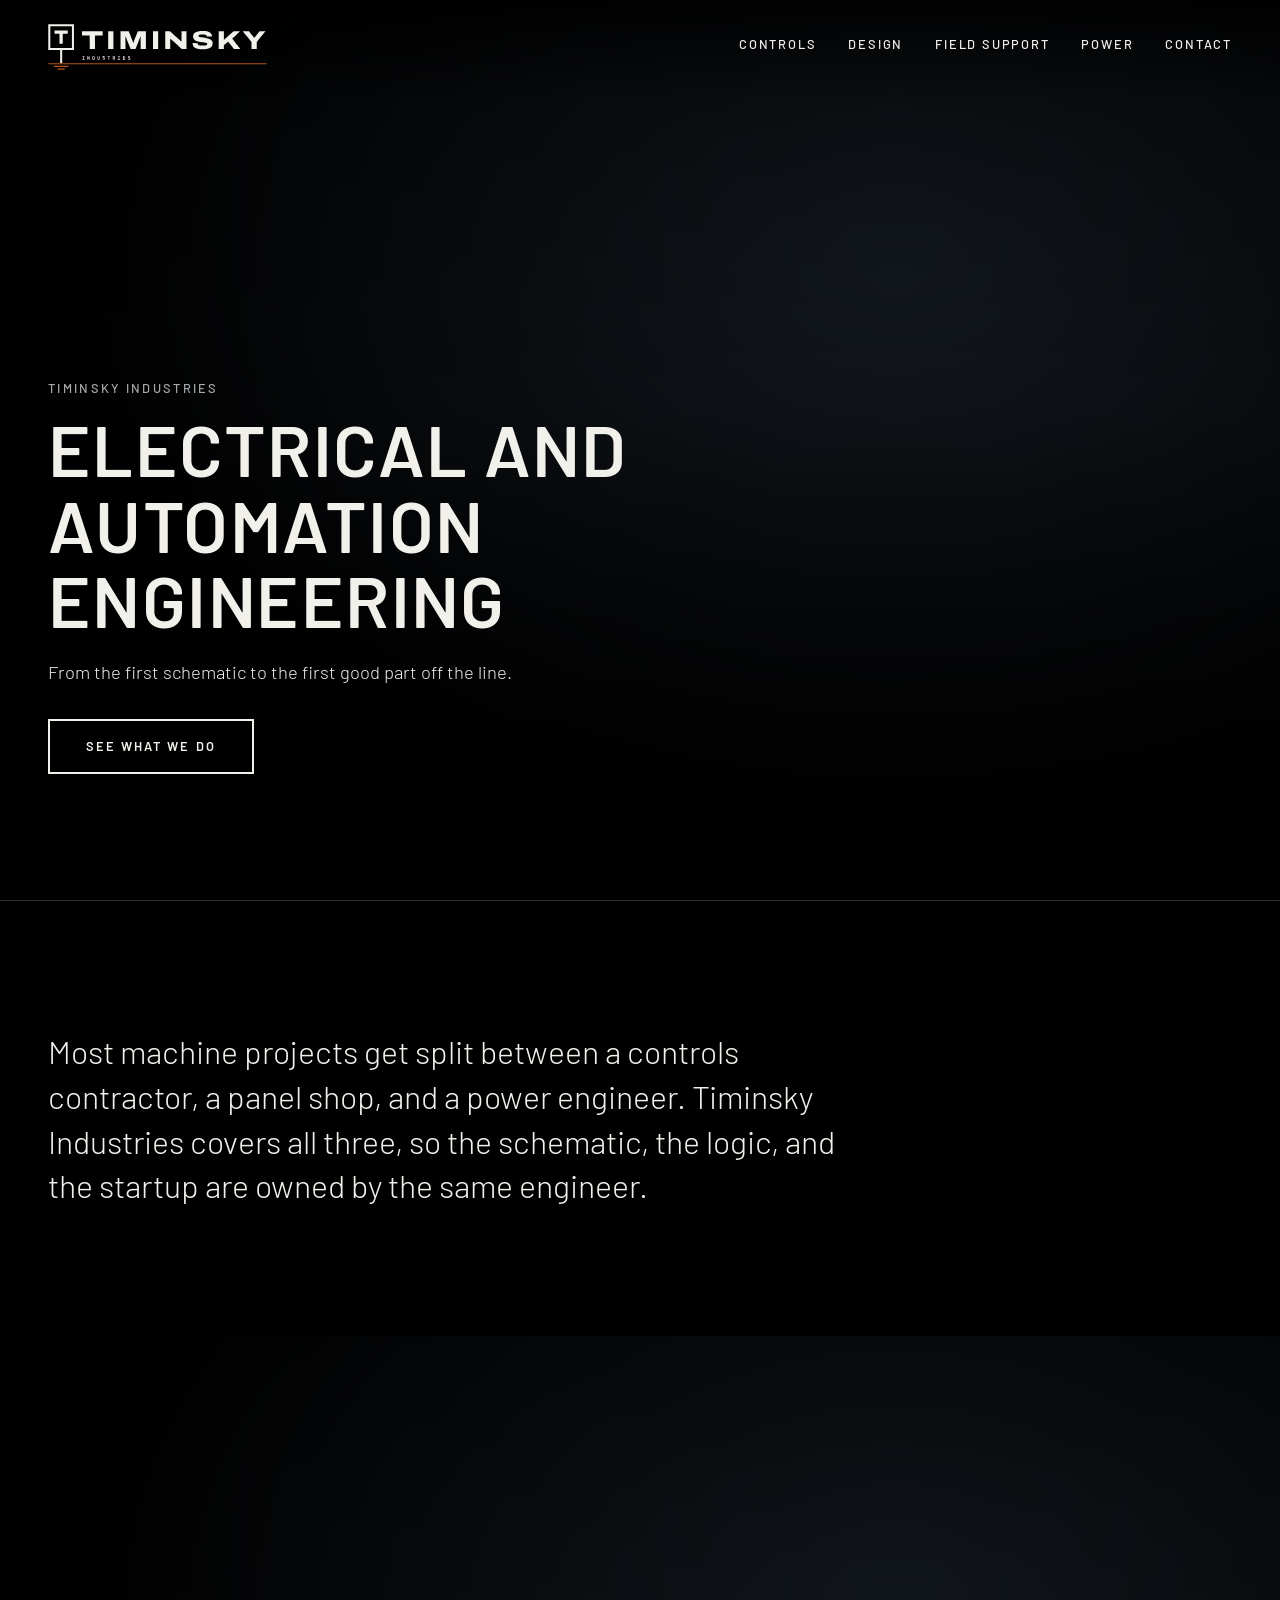
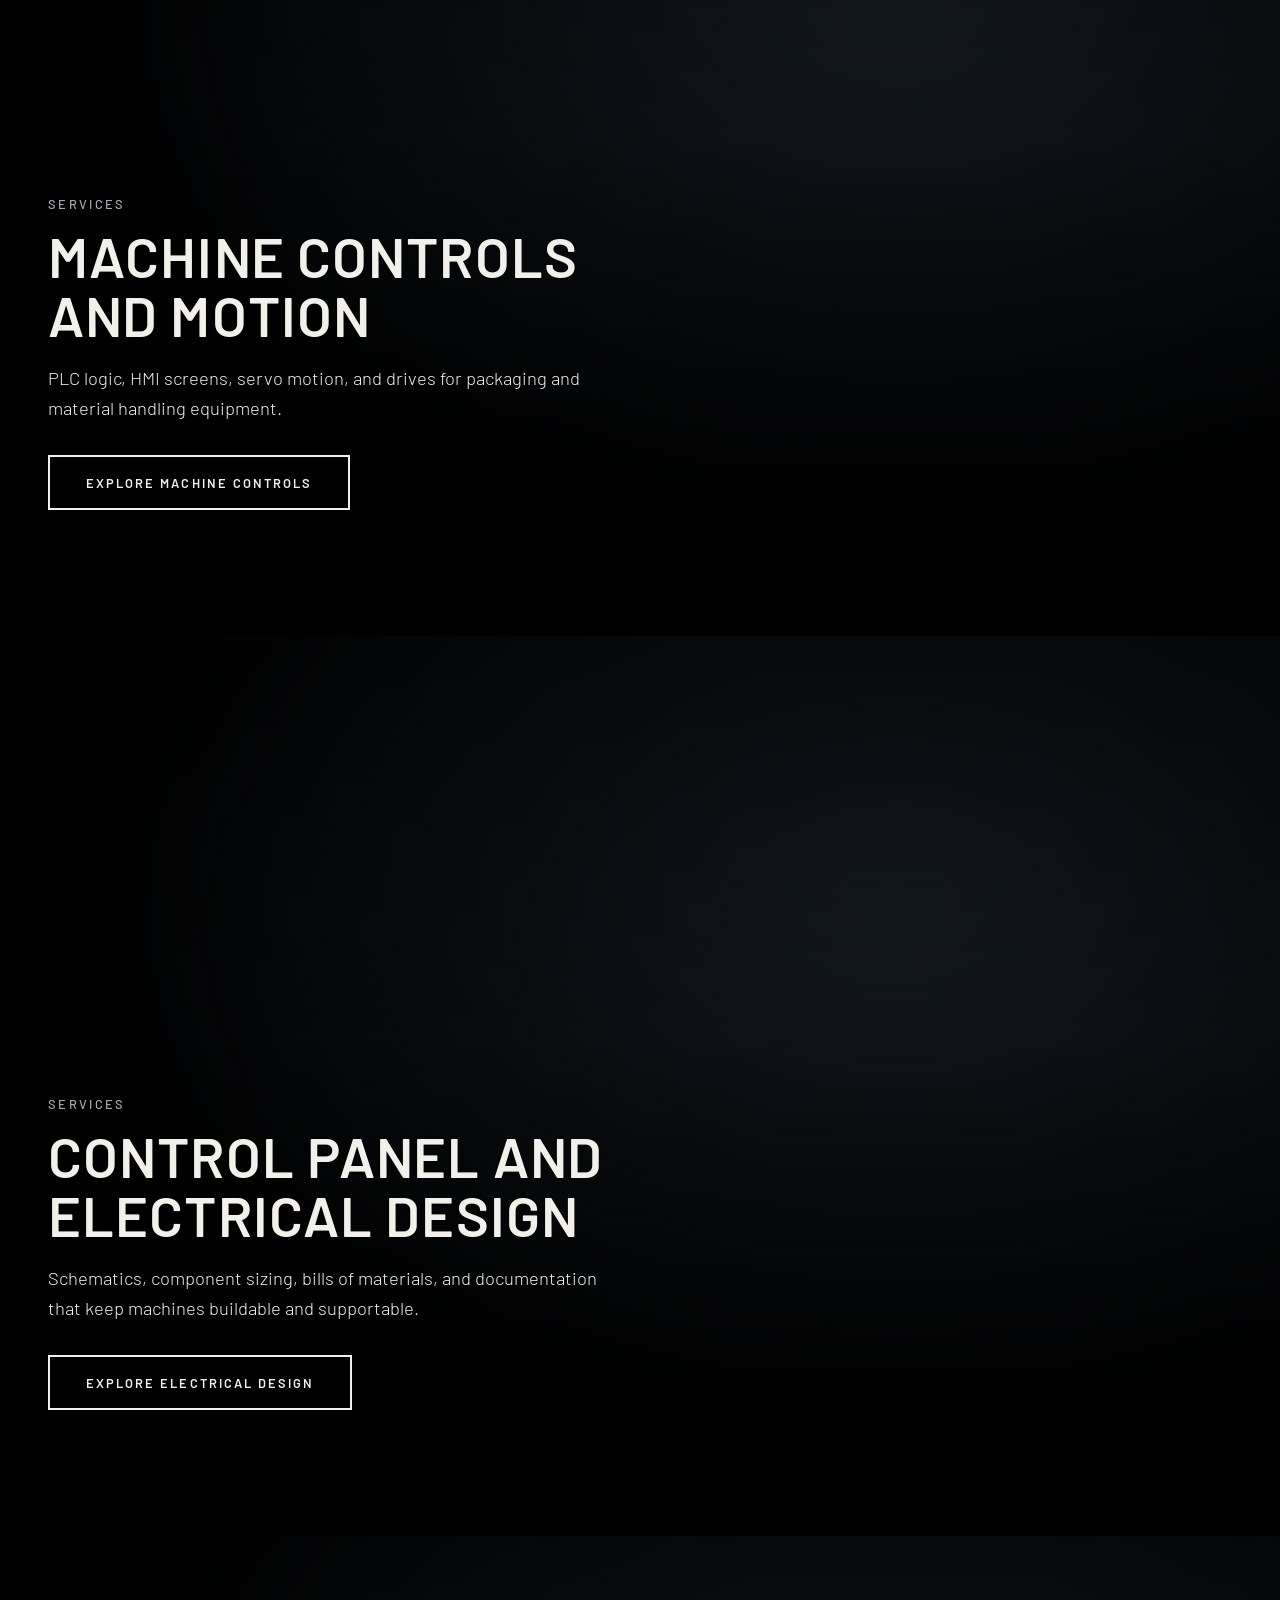
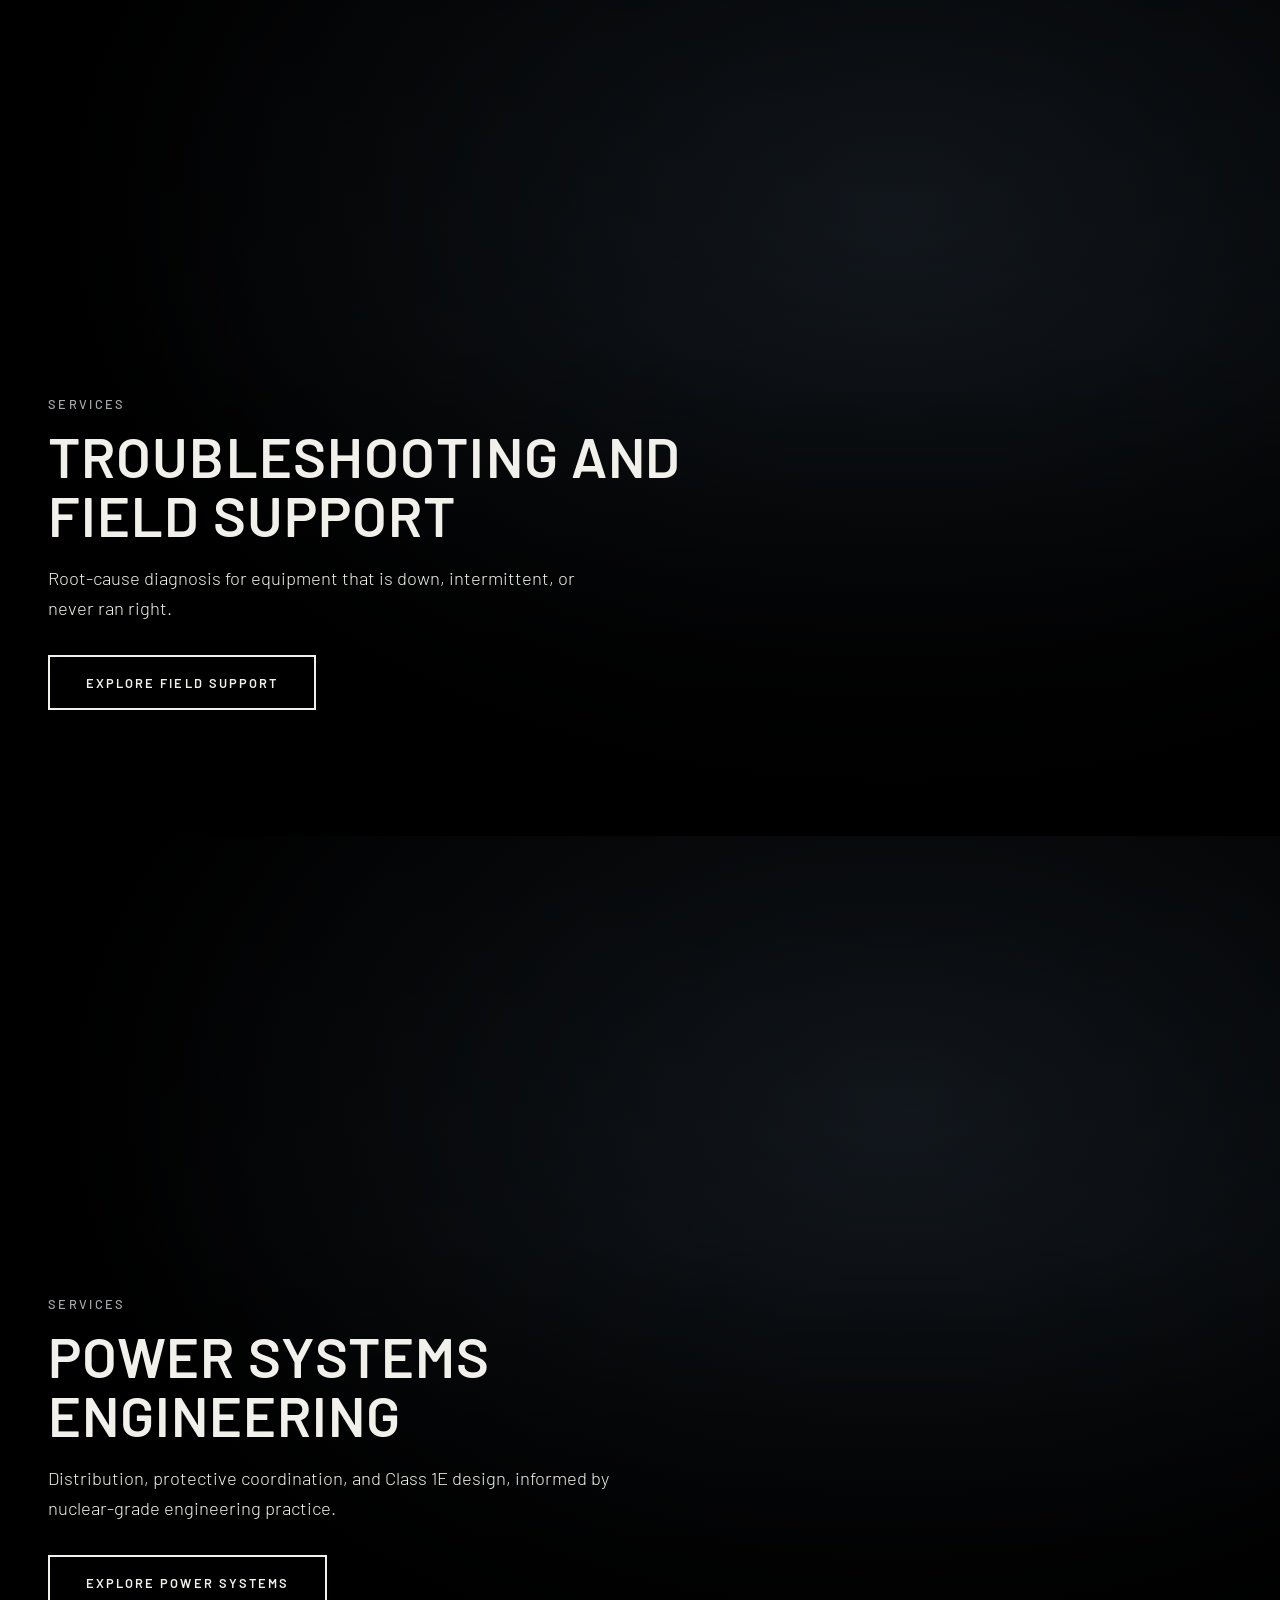
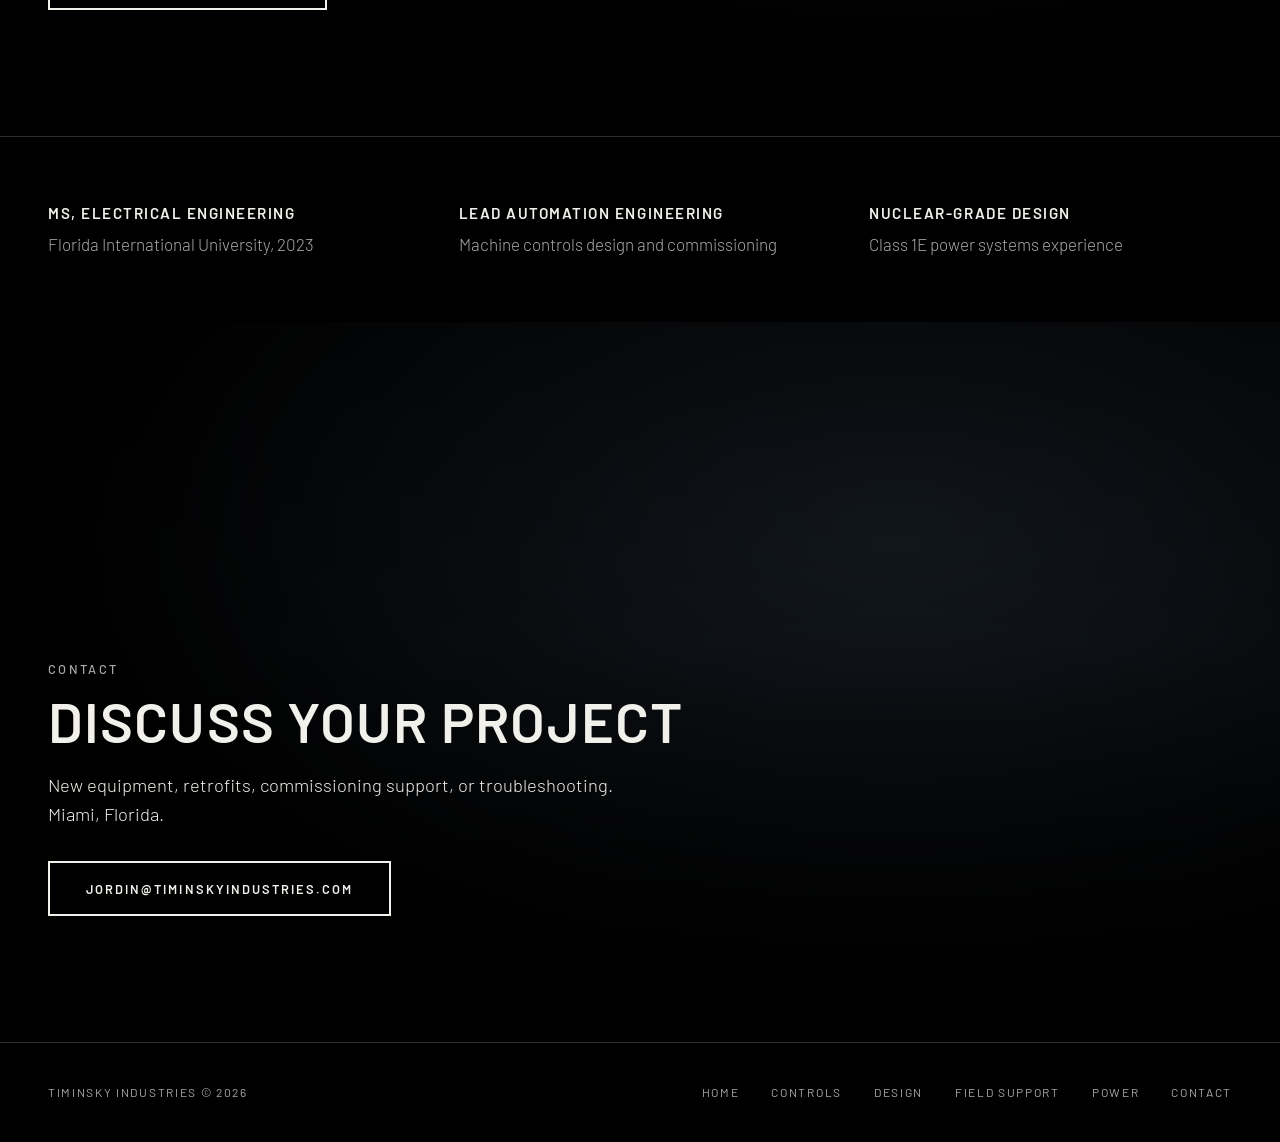
<file: index.html>
<!DOCTYPE html>
<html lang="en">
<head>
<meta charset="utf-8">
<meta name="viewport" content="width=device-width, initial-scale=1, viewport-fit=cover">
<title>Timinsky Industries | Electrical and Automation Engineering</title>
<meta name="description" content="Timinsky Industries provides machine controls, control panel design, field support, and power systems engineering. Miami, Florida.">
<link rel="preconnect" href="https://fonts.googleapis.com">
<link rel="preconnect" href="https://fonts.gstatic.com" crossorigin>
<link href="https://fonts.googleapis.com/css2?family=Barlow:wght@300;400;500;600&display=swap" rel="stylesheet">
<link rel="icon" href="favicon.svg" type="image/svg+xml">
<link rel="icon" href="favicon-32.png" type="image/png" sizes="32x32">
<link rel="apple-touch-icon" href="apple-touch-icon.png">
<link rel="stylesheet" href="styles.css">
</head>
<body>

<header class="site-header">
  <a class="wordmark" href="index.html"><img src="logo-dark.svg" alt="Timinsky Industries" width="3123" height="657"></a>
  <nav class="site-nav" aria-label="Main">
    <a href="controls.html">Controls</a><a href="electrical-design.html">Design</a><a href="field-support.html">Field support</a><a href="power-systems.html">Power</a>
    <a href="index.html#contact">Contact</a>
  </nav>
  <button class="menu-toggle" aria-label="Open menu" aria-expanded="false" aria-controls="menu">
    <span></span><span></span><span></span>
  </button>
</header>

<nav class="menu" id="menu" aria-label="Menu">
  <button class="menu-close" aria-label="Close menu">&times;</button>
  <a href="index.html">Home</a>
  <a href="controls.html">Machine controls and motion</a><a href="electrical-design.html">Control panel and electrical design</a><a href="field-support.html">Troubleshooting and field support</a><a href="power-systems.html">Power systems engineering</a>
  <a href="index.html#contact">Contact</a>
</nav>

<main>

  <section class="panel hero" style="--img: url('https://images.unsplash.com/photo-1647427060118-4911c9821b82?fm=jpg&amp;q=70&amp;w=2000&amp;auto=format&amp;fit=crop');">
    <div class="panel-content">
      <p class="label">Timinsky Industries</p>
      <h1>Electrical and automation engineering</h1>
      <p class="body">From the first schematic to the first good part off the line.</p>
      <a class="btn" href="#services">See what we do</a>
    </div>
  </section>

  <section class="section" id="services">
    <p class="intro-text">Most machine projects get split between a controls contractor, a panel shop, and a power engineer. Timinsky Industries covers all three, so the schematic, the logic, and the startup are owned by the same engineer.</p>
  </section>

  <section class="panel" style="--img: url('https://images.unsplash.com/photo-1655204903983-73007f15cb3e?fm=jpg&amp;q=70&amp;w=2000&amp;auto=format&amp;fit=crop');">
    <div class="panel-content">
      <p class="label">Services</p>
      <h2>Machine controls and motion</h2>
      <p class="body">PLC logic, HMI screens, servo motion, and drives for packaging and material handling equipment.</p>
      <a class="btn" href="controls.html">Explore machine controls</a>
    </div>
  </section>

  <section class="panel" style="--img: url('https://images.unsplash.com/photo-1780034766312-73825064806c?fm=jpg&amp;q=70&amp;w=2000&amp;auto=format&amp;fit=crop');">
    <div class="panel-content">
      <p class="label">Services</p>
      <h2>Control panel and electrical design</h2>
      <p class="body">Schematics, component sizing, bills of materials, and documentation that keep machines buildable and supportable.</p>
      <a class="btn" href="electrical-design.html">Explore electrical design</a>
    </div>
  </section>

  <section class="panel" style="--img: url('https://images.unsplash.com/photo-1652715564391-38cc4475b7f5?fm=jpg&amp;q=70&amp;w=2000&amp;auto=format&amp;fit=crop');">
    <div class="panel-content">
      <p class="label">Services</p>
      <h2>Troubleshooting and field support</h2>
      <p class="body">Root-cause diagnosis for equipment that is down, intermittent, or never ran right.</p>
      <a class="btn" href="field-support.html">Explore field support</a>
    </div>
  </section>

  <section class="panel" style="--img: url('https://images.unsplash.com/photo-1738918937796-743064feefa1?fm=jpg&amp;q=70&amp;w=2000&amp;auto=format&amp;fit=crop');">
    <div class="panel-content">
      <p class="label">Services</p>
      <h2>Power systems engineering</h2>
      <p class="body">Distribution, protective coordination, and Class 1E design, informed by nuclear-grade engineering practice.</p>
      <a class="btn" href="power-systems.html">Explore power systems</a>
    </div>
  </section>

  <section class="credentials" aria-label="Credentials">
    <div><strong>MS, Electrical Engineering</strong><span>Florida International University, 2023</span></div>
    <div><strong>Lead automation engineering</strong><span>Machine controls design and commissioning</span></div>
    <div><strong>Nuclear-grade design</strong><span>Class 1E power systems experience</span></div>
  </section>

  <section class="panel short" id="contact" style="--img: url('https://images.unsplash.com/photo-1653108951561-b9198632de97?fm=jpg&amp;q=70&amp;w=2000&amp;auto=format&amp;fit=crop');">
    <div class="panel-content">
      <p class="label">Contact</p>
      <h2>Discuss your project</h2>
      <p class="body">New equipment, retrofits, commissioning support, or troubleshooting. Miami, Florida.</p>
      <a class="btn" href="mailto:jordin@timinskyindustries.com?subject=Project%20inquiry">jordin@timinskyindustries.com</a>
    </div>
  </section>

</main>

<footer>
  <span>Timinsky Industries &copy; 2026</span>
  <nav aria-label="Footer">
    <a href="index.html">Home</a>
    <a href="controls.html">Controls</a><a href="electrical-design.html">Design</a><a href="field-support.html">Field support</a><a href="power-systems.html">Power</a>
    <a href="mailto:jordin@timinskyindustries.com">Contact</a>
  </nav>
</footer>

<script src="script.js"></script>
</body>
</html>
</file>
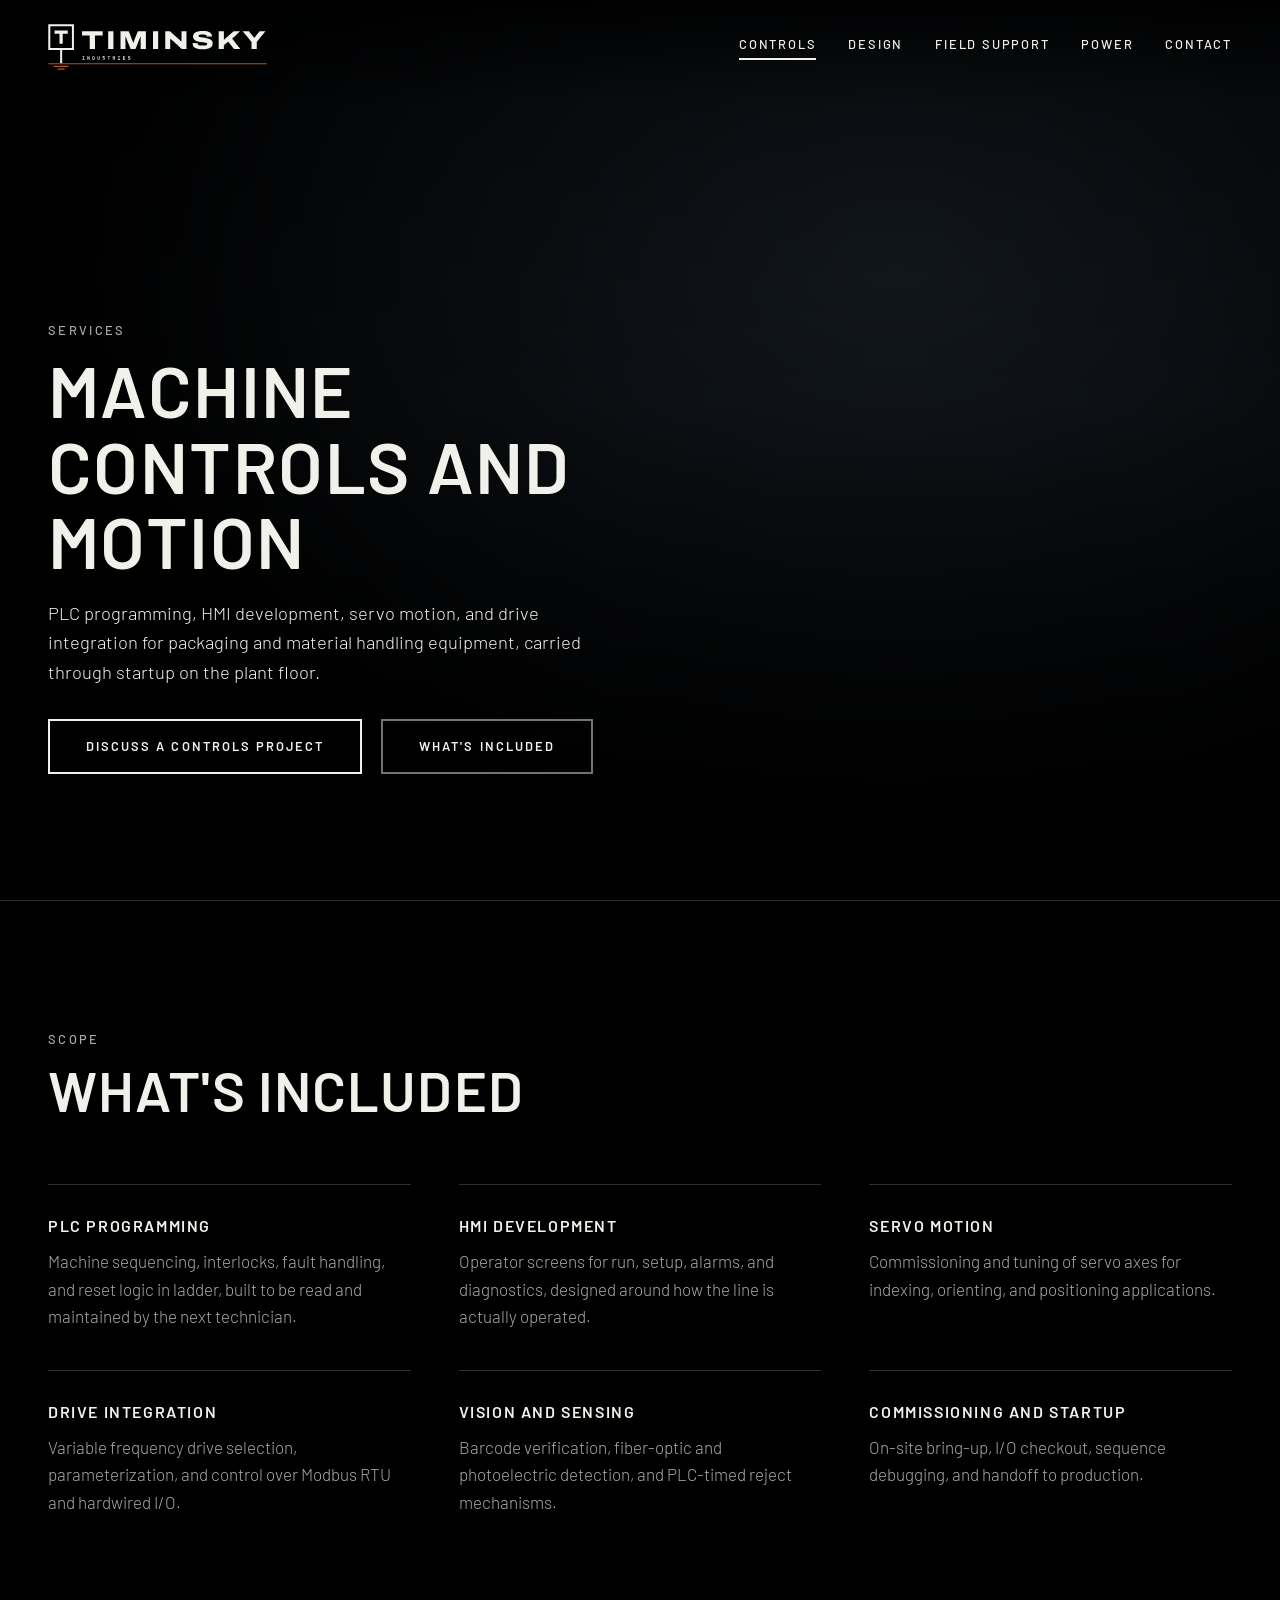
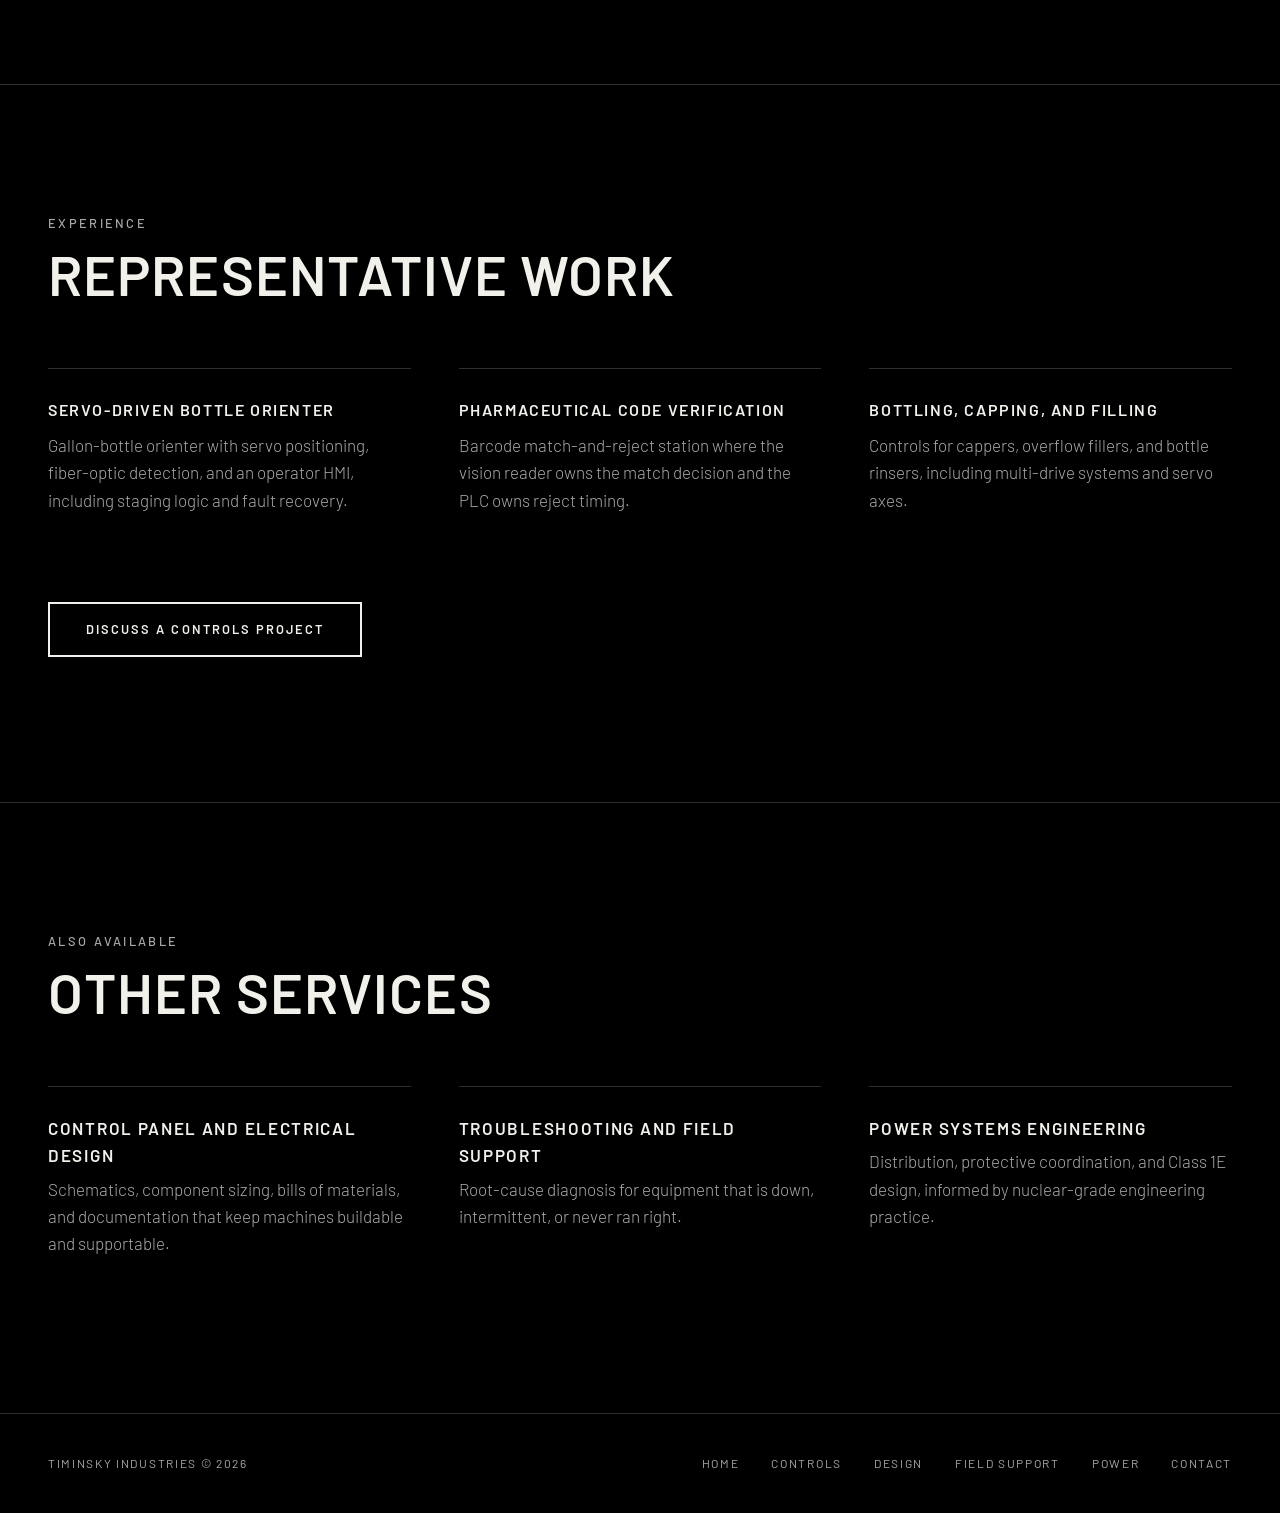
<file: controls.html>
<!DOCTYPE html>
<html lang="en">
<head>
<meta charset="utf-8">
<meta name="viewport" content="width=device-width, initial-scale=1, viewport-fit=cover">
<title>Machine controls and motion | Timinsky Industries</title>
<meta name="description" content="PLC programming, HMI development, servo motion, and drive integration for packaging and material handling equipment, carried through startup on the plant floor.">
<link rel="preconnect" href="https://fonts.googleapis.com">
<link rel="preconnect" href="https://fonts.gstatic.com" crossorigin>
<link href="https://fonts.googleapis.com/css2?family=Barlow:wght@300;400;500;600&display=swap" rel="stylesheet">
<link rel="icon" href="favicon.svg" type="image/svg+xml">
<link rel="icon" href="favicon-32.png" type="image/png" sizes="32x32">
<link rel="apple-touch-icon" href="apple-touch-icon.png">
<link rel="stylesheet" href="styles.css">
</head>
<body>

<header class="site-header">
  <a class="wordmark" href="index.html"><img src="logo-dark.svg" alt="Timinsky Industries" width="3123" height="657"></a>
  <nav class="site-nav" aria-label="Main">
    <a href="controls.html" aria-current="page">Controls</a><a href="electrical-design.html">Design</a><a href="field-support.html">Field support</a><a href="power-systems.html">Power</a>
    <a href="index.html#contact">Contact</a>
  </nav>
  <button class="menu-toggle" aria-label="Open menu" aria-expanded="false" aria-controls="menu">
    <span></span><span></span><span></span>
  </button>
</header>

<nav class="menu" id="menu" aria-label="Menu">
  <button class="menu-close" aria-label="Close menu">&times;</button>
  <a href="index.html">Home</a>
  <a href="controls.html">Machine controls and motion</a><a href="electrical-design.html">Control panel and electrical design</a><a href="field-support.html">Troubleshooting and field support</a><a href="power-systems.html">Power systems engineering</a>
  <a href="index.html#contact">Contact</a>
</nav>

<main>

  <section class="panel hero" style="--img: url('https://images.unsplash.com/photo-1655204903983-73007f15cb3e?fm=jpg&amp;q=70&amp;w=2000&amp;auto=format&amp;fit=crop');">
    <div class="panel-content">
      <p class="label">Services</p>
      <h1>Machine controls and motion</h1>
      <p class="body">PLC programming, HMI development, servo motion, and drive integration for packaging and material handling equipment, carried through startup on the plant floor.</p>
      <a class="btn" href="mailto:jordin@timinskyindustries.com?subject=Machine%20controls%20project">Discuss a controls project</a>
      <a class="btn ghost" href="#included">What's included</a>
    </div>
  </section>

  <section class="section" id="included">
    <div class="section-head"><p class="label">Scope</p><h2>What's included</h2></div>
    <div class="grid"><div class="item"><h3>PLC programming</h3><p>Machine sequencing, interlocks, fault handling, and reset logic in ladder, built to be read and maintained by the next technician.</p></div><div class="item"><h3>HMI development</h3><p>Operator screens for run, setup, alarms, and diagnostics, designed around how the line is actually operated.</p></div><div class="item"><h3>Servo motion</h3><p>Commissioning and tuning of servo axes for indexing, orienting, and positioning applications.</p></div><div class="item"><h3>Drive integration</h3><p>Variable frequency drive selection, parameterization, and control over Modbus RTU and hardwired I/O.</p></div><div class="item"><h3>Vision and sensing</h3><p>Barcode verification, fiber-optic and photoelectric detection, and PLC-timed reject mechanisms.</p></div><div class="item"><h3>Commissioning and startup</h3><p>On-site bring-up, I/O checkout, sequence debugging, and handoff to production.</p></div></div>
  </section>

  <section class="section">
    <div class="section-head"><p class="label">Experience</p><h2>Representative work</h2></div>
    <div class="grid"><div class="item"><h3>Servo-driven bottle orienter</h3><p>Gallon-bottle orienter with servo positioning, fiber-optic detection, and an operator HMI, including staging logic and fault recovery.</p></div><div class="item"><h3>Pharmaceutical code verification</h3><p>Barcode match-and-reject station where the vision reader owns the match decision and the PLC owns reject timing.</p></div><div class="item"><h3>Bottling, capping, and filling</h3><p>Controls for cappers, overflow fillers, and bottle rinsers, including multi-drive systems and servo axes.</p></div></div>
    <p style="margin-top:3rem"><a class="btn" href="mailto:jordin@timinskyindustries.com?subject=Machine%20controls%20project">Discuss a controls project</a></p>
  </section>

  <section class="section">
    <div class="section-head"><p class="label">Also available</p><h2>Other services</h2></div>
    <div class="others"><a href="electrical-design.html">Control panel and electrical design<span>Schematics, component sizing, bills of materials, and documentation that keep machines buildable and supportable.</span></a><a href="field-support.html">Troubleshooting and field support<span>Root-cause diagnosis for equipment that is down, intermittent, or never ran right.</span></a><a href="power-systems.html">Power systems engineering<span>Distribution, protective coordination, and Class 1E design, informed by nuclear-grade engineering practice.</span></a></div>
  </section>

</main>

<footer>
  <span>Timinsky Industries &copy; 2026</span>
  <nav aria-label="Footer">
    <a href="index.html">Home</a>
    <a href="controls.html">Controls</a><a href="electrical-design.html">Design</a><a href="field-support.html">Field support</a><a href="power-systems.html">Power</a>
    <a href="mailto:jordin@timinskyindustries.com">Contact</a>
  </nav>
</footer>

<script src="script.js"></script>
</body>
</html>
</file>
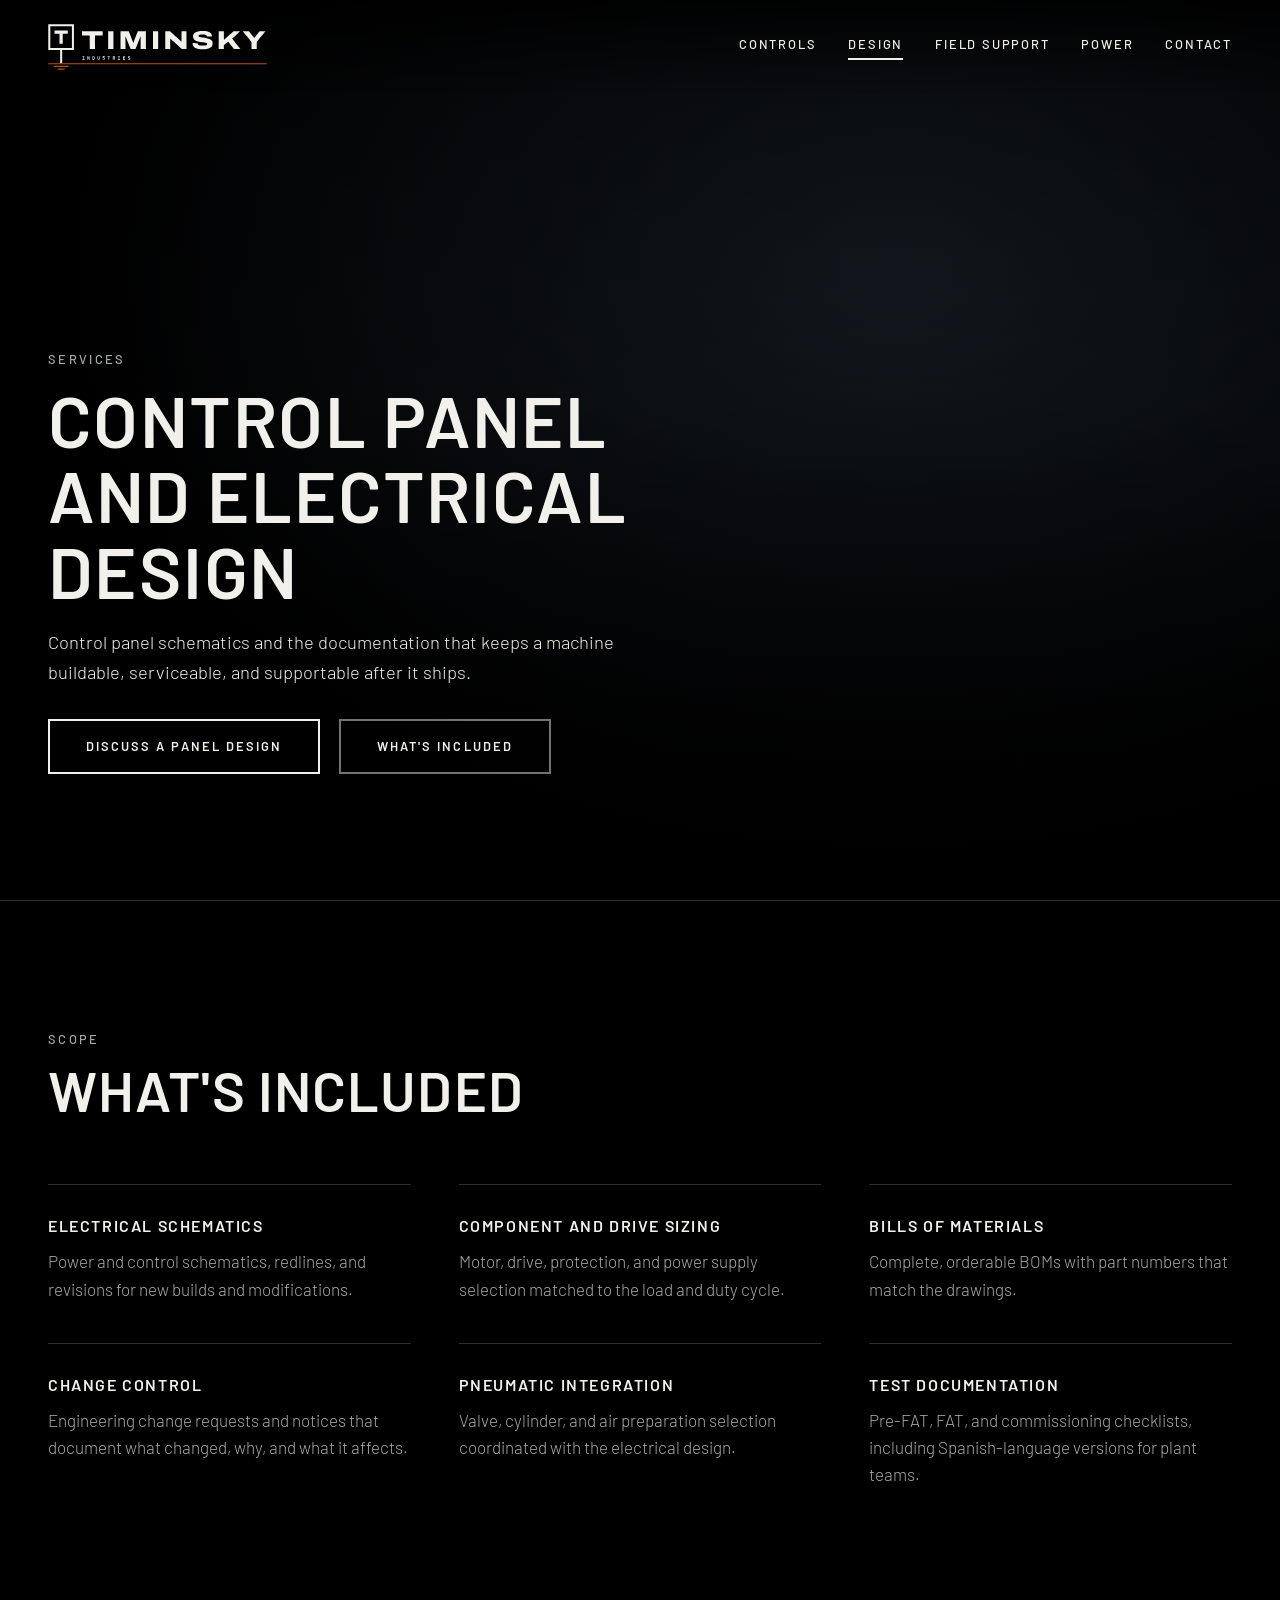
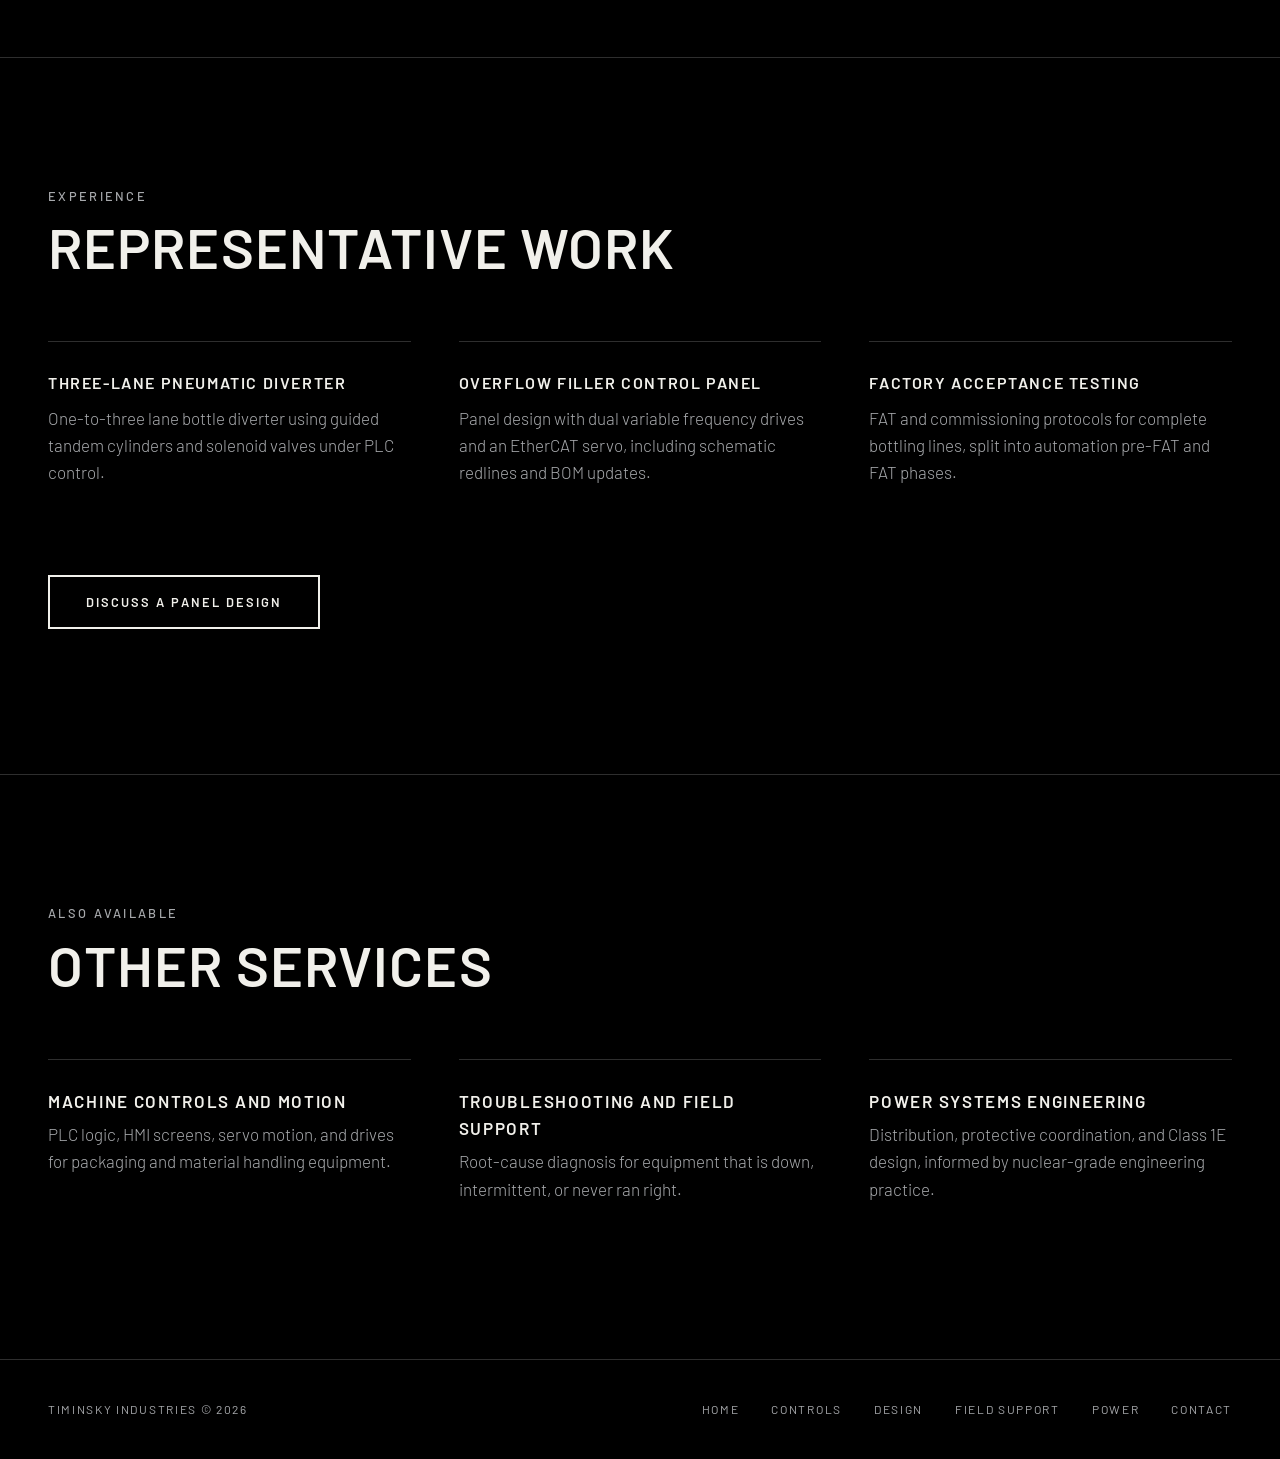
<file: electrical-design.html>
<!DOCTYPE html>
<html lang="en">
<head>
<meta charset="utf-8">
<meta name="viewport" content="width=device-width, initial-scale=1, viewport-fit=cover">
<title>Control panel and electrical design | Timinsky Industries</title>
<meta name="description" content="Control panel schematics and the documentation that keeps a machine buildable, serviceable, and supportable after it ships.">
<link rel="preconnect" href="https://fonts.googleapis.com">
<link rel="preconnect" href="https://fonts.gstatic.com" crossorigin>
<link href="https://fonts.googleapis.com/css2?family=Barlow:wght@300;400;500;600&display=swap" rel="stylesheet">
<link rel="icon" href="favicon.svg" type="image/svg+xml">
<link rel="icon" href="favicon-32.png" type="image/png" sizes="32x32">
<link rel="apple-touch-icon" href="apple-touch-icon.png">
<link rel="stylesheet" href="styles.css">
</head>
<body>

<header class="site-header">
  <a class="wordmark" href="index.html"><img src="logo-dark.svg" alt="Timinsky Industries" width="3123" height="657"></a>
  <nav class="site-nav" aria-label="Main">
    <a href="controls.html">Controls</a><a href="electrical-design.html" aria-current="page">Design</a><a href="field-support.html">Field support</a><a href="power-systems.html">Power</a>
    <a href="index.html#contact">Contact</a>
  </nav>
  <button class="menu-toggle" aria-label="Open menu" aria-expanded="false" aria-controls="menu">
    <span></span><span></span><span></span>
  </button>
</header>

<nav class="menu" id="menu" aria-label="Menu">
  <button class="menu-close" aria-label="Close menu">&times;</button>
  <a href="index.html">Home</a>
  <a href="controls.html">Machine controls and motion</a><a href="electrical-design.html">Control panel and electrical design</a><a href="field-support.html">Troubleshooting and field support</a><a href="power-systems.html">Power systems engineering</a>
  <a href="index.html#contact">Contact</a>
</nav>

<main>

  <section class="panel hero" style="--img: url('https://images.unsplash.com/photo-1780034766312-73825064806c?fm=jpg&amp;q=70&amp;w=2000&amp;auto=format&amp;fit=crop');">
    <div class="panel-content">
      <p class="label">Services</p>
      <h1>Control panel and electrical design</h1>
      <p class="body">Control panel schematics and the documentation that keeps a machine buildable, serviceable, and supportable after it ships.</p>
      <a class="btn" href="mailto:jordin@timinskyindustries.com?subject=Control%20panel%20design">Discuss a panel design</a>
      <a class="btn ghost" href="#included">What's included</a>
    </div>
  </section>

  <section class="section" id="included">
    <div class="section-head"><p class="label">Scope</p><h2>What's included</h2></div>
    <div class="grid"><div class="item"><h3>Electrical schematics</h3><p>Power and control schematics, redlines, and revisions for new builds and modifications.</p></div><div class="item"><h3>Component and drive sizing</h3><p>Motor, drive, protection, and power supply selection matched to the load and duty cycle.</p></div><div class="item"><h3>Bills of materials</h3><p>Complete, orderable BOMs with part numbers that match the drawings.</p></div><div class="item"><h3>Change control</h3><p>Engineering change requests and notices that document what changed, why, and what it affects.</p></div><div class="item"><h3>Pneumatic integration</h3><p>Valve, cylinder, and air preparation selection coordinated with the electrical design.</p></div><div class="item"><h3>Test documentation</h3><p>Pre-FAT, FAT, and commissioning checklists, including Spanish-language versions for plant teams.</p></div></div>
  </section>

  <section class="section">
    <div class="section-head"><p class="label">Experience</p><h2>Representative work</h2></div>
    <div class="grid"><div class="item"><h3>Three-lane pneumatic diverter</h3><p>One-to-three lane bottle diverter using guided tandem cylinders and solenoid valves under PLC control.</p></div><div class="item"><h3>Overflow filler control panel</h3><p>Panel design with dual variable frequency drives and an EtherCAT servo, including schematic redlines and BOM updates.</p></div><div class="item"><h3>Factory acceptance testing</h3><p>FAT and commissioning protocols for complete bottling lines, split into automation pre-FAT and FAT phases.</p></div></div>
    <p style="margin-top:3rem"><a class="btn" href="mailto:jordin@timinskyindustries.com?subject=Control%20panel%20design">Discuss a panel design</a></p>
  </section>

  <section class="section">
    <div class="section-head"><p class="label">Also available</p><h2>Other services</h2></div>
    <div class="others"><a href="controls.html">Machine controls and motion<span>PLC logic, HMI screens, servo motion, and drives for packaging and material handling equipment.</span></a><a href="field-support.html">Troubleshooting and field support<span>Root-cause diagnosis for equipment that is down, intermittent, or never ran right.</span></a><a href="power-systems.html">Power systems engineering<span>Distribution, protective coordination, and Class 1E design, informed by nuclear-grade engineering practice.</span></a></div>
  </section>

</main>

<footer>
  <span>Timinsky Industries &copy; 2026</span>
  <nav aria-label="Footer">
    <a href="index.html">Home</a>
    <a href="controls.html">Controls</a><a href="electrical-design.html">Design</a><a href="field-support.html">Field support</a><a href="power-systems.html">Power</a>
    <a href="mailto:jordin@timinskyindustries.com">Contact</a>
  </nav>
</footer>

<script src="script.js"></script>
</body>
</html>
</file>
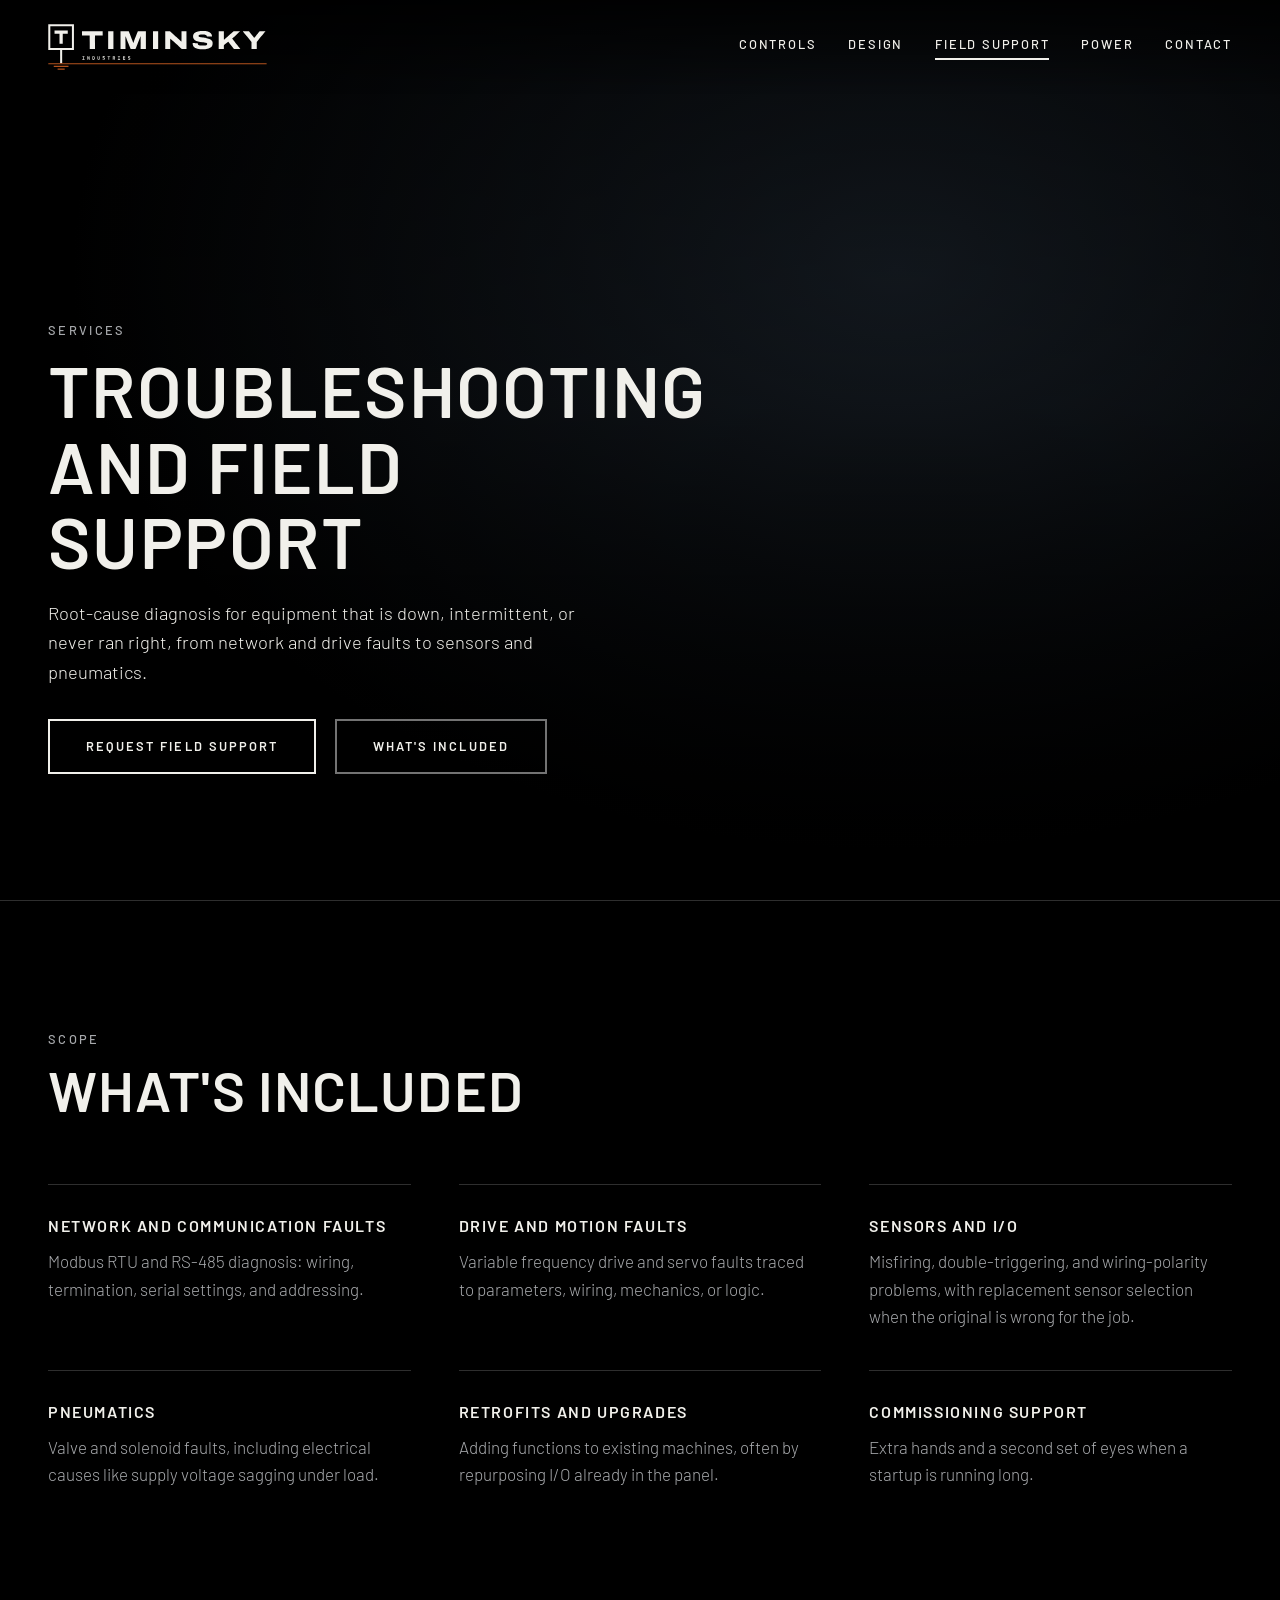
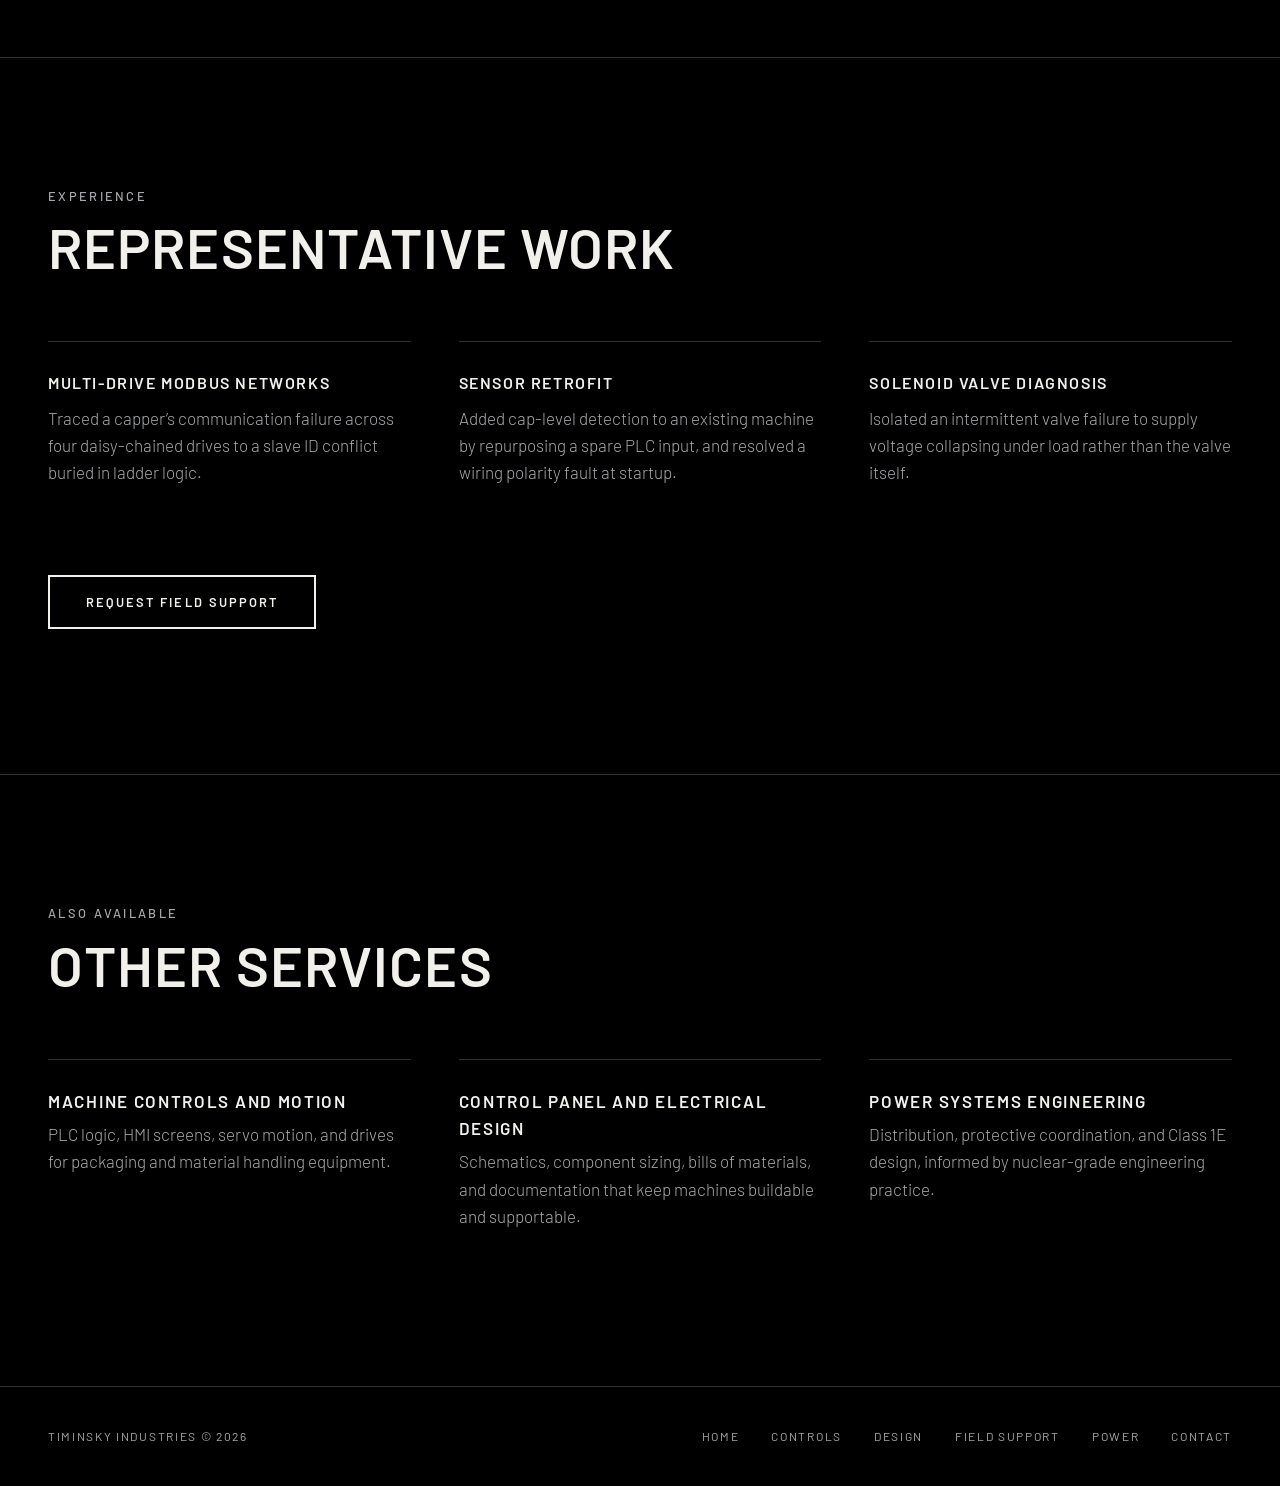
<file: field-support.html>
<!DOCTYPE html>
<html lang="en">
<head>
<meta charset="utf-8">
<meta name="viewport" content="width=device-width, initial-scale=1, viewport-fit=cover">
<title>Troubleshooting and field support | Timinsky Industries</title>
<meta name="description" content="Root-cause diagnosis for equipment that is down, intermittent, or never ran right, from network and drive faults to sensors and pneumatics.">
<link rel="preconnect" href="https://fonts.googleapis.com">
<link rel="preconnect" href="https://fonts.gstatic.com" crossorigin>
<link href="https://fonts.googleapis.com/css2?family=Barlow:wght@300;400;500;600&display=swap" rel="stylesheet">
<link rel="icon" href="favicon.svg" type="image/svg+xml">
<link rel="icon" href="favicon-32.png" type="image/png" sizes="32x32">
<link rel="apple-touch-icon" href="apple-touch-icon.png">
<link rel="stylesheet" href="styles.css">
</head>
<body>

<header class="site-header">
  <a class="wordmark" href="index.html"><img src="logo-dark.svg" alt="Timinsky Industries" width="3123" height="657"></a>
  <nav class="site-nav" aria-label="Main">
    <a href="controls.html">Controls</a><a href="electrical-design.html">Design</a><a href="field-support.html" aria-current="page">Field support</a><a href="power-systems.html">Power</a>
    <a href="index.html#contact">Contact</a>
  </nav>
  <button class="menu-toggle" aria-label="Open menu" aria-expanded="false" aria-controls="menu">
    <span></span><span></span><span></span>
  </button>
</header>

<nav class="menu" id="menu" aria-label="Menu">
  <button class="menu-close" aria-label="Close menu">&times;</button>
  <a href="index.html">Home</a>
  <a href="controls.html">Machine controls and motion</a><a href="electrical-design.html">Control panel and electrical design</a><a href="field-support.html">Troubleshooting and field support</a><a href="power-systems.html">Power systems engineering</a>
  <a href="index.html#contact">Contact</a>
</nav>

<main>

  <section class="panel hero" style="--img: url('https://images.unsplash.com/photo-1652715564391-38cc4475b7f5?fm=jpg&amp;q=70&amp;w=2000&amp;auto=format&amp;fit=crop');">
    <div class="panel-content">
      <p class="label">Services</p>
      <h1>Troubleshooting and field support</h1>
      <p class="body">Root-cause diagnosis for equipment that is down, intermittent, or never ran right, from network and drive faults to sensors and pneumatics.</p>
      <a class="btn" href="mailto:jordin@timinskyindustries.com?subject=Field%20support%20request">Request field support</a>
      <a class="btn ghost" href="#included">What's included</a>
    </div>
  </section>

  <section class="section" id="included">
    <div class="section-head"><p class="label">Scope</p><h2>What's included</h2></div>
    <div class="grid"><div class="item"><h3>Network and communication faults</h3><p>Modbus RTU and RS-485 diagnosis: wiring, termination, serial settings, and addressing.</p></div><div class="item"><h3>Drive and motion faults</h3><p>Variable frequency drive and servo faults traced to parameters, wiring, mechanics, or logic.</p></div><div class="item"><h3>Sensors and I/O</h3><p>Misfiring, double-triggering, and wiring-polarity problems, with replacement sensor selection when the original is wrong for the job.</p></div><div class="item"><h3>Pneumatics</h3><p>Valve and solenoid faults, including electrical causes like supply voltage sagging under load.</p></div><div class="item"><h3>Retrofits and upgrades</h3><p>Adding functions to existing machines, often by repurposing I/O already in the panel.</p></div><div class="item"><h3>Commissioning support</h3><p>Extra hands and a second set of eyes when a startup is running long.</p></div></div>
  </section>

  <section class="section">
    <div class="section-head"><p class="label">Experience</p><h2>Representative work</h2></div>
    <div class="grid"><div class="item"><h3>Multi-drive Modbus networks</h3><p>Traced a capper’s communication failure across four daisy-chained drives to a slave ID conflict buried in ladder logic.</p></div><div class="item"><h3>Sensor retrofit</h3><p>Added cap-level detection to an existing machine by repurposing a spare PLC input, and resolved a wiring polarity fault at startup.</p></div><div class="item"><h3>Solenoid valve diagnosis</h3><p>Isolated an intermittent valve failure to supply voltage collapsing under load rather than the valve itself.</p></div></div>
    <p style="margin-top:3rem"><a class="btn" href="mailto:jordin@timinskyindustries.com?subject=Field%20support%20request">Request field support</a></p>
  </section>

  <section class="section">
    <div class="section-head"><p class="label">Also available</p><h2>Other services</h2></div>
    <div class="others"><a href="controls.html">Machine controls and motion<span>PLC logic, HMI screens, servo motion, and drives for packaging and material handling equipment.</span></a><a href="electrical-design.html">Control panel and electrical design<span>Schematics, component sizing, bills of materials, and documentation that keep machines buildable and supportable.</span></a><a href="power-systems.html">Power systems engineering<span>Distribution, protective coordination, and Class 1E design, informed by nuclear-grade engineering practice.</span></a></div>
  </section>

</main>

<footer>
  <span>Timinsky Industries &copy; 2026</span>
  <nav aria-label="Footer">
    <a href="index.html">Home</a>
    <a href="controls.html">Controls</a><a href="electrical-design.html">Design</a><a href="field-support.html">Field support</a><a href="power-systems.html">Power</a>
    <a href="mailto:jordin@timinskyindustries.com">Contact</a>
  </nav>
</footer>

<script src="script.js"></script>
</body>
</html>
</file>
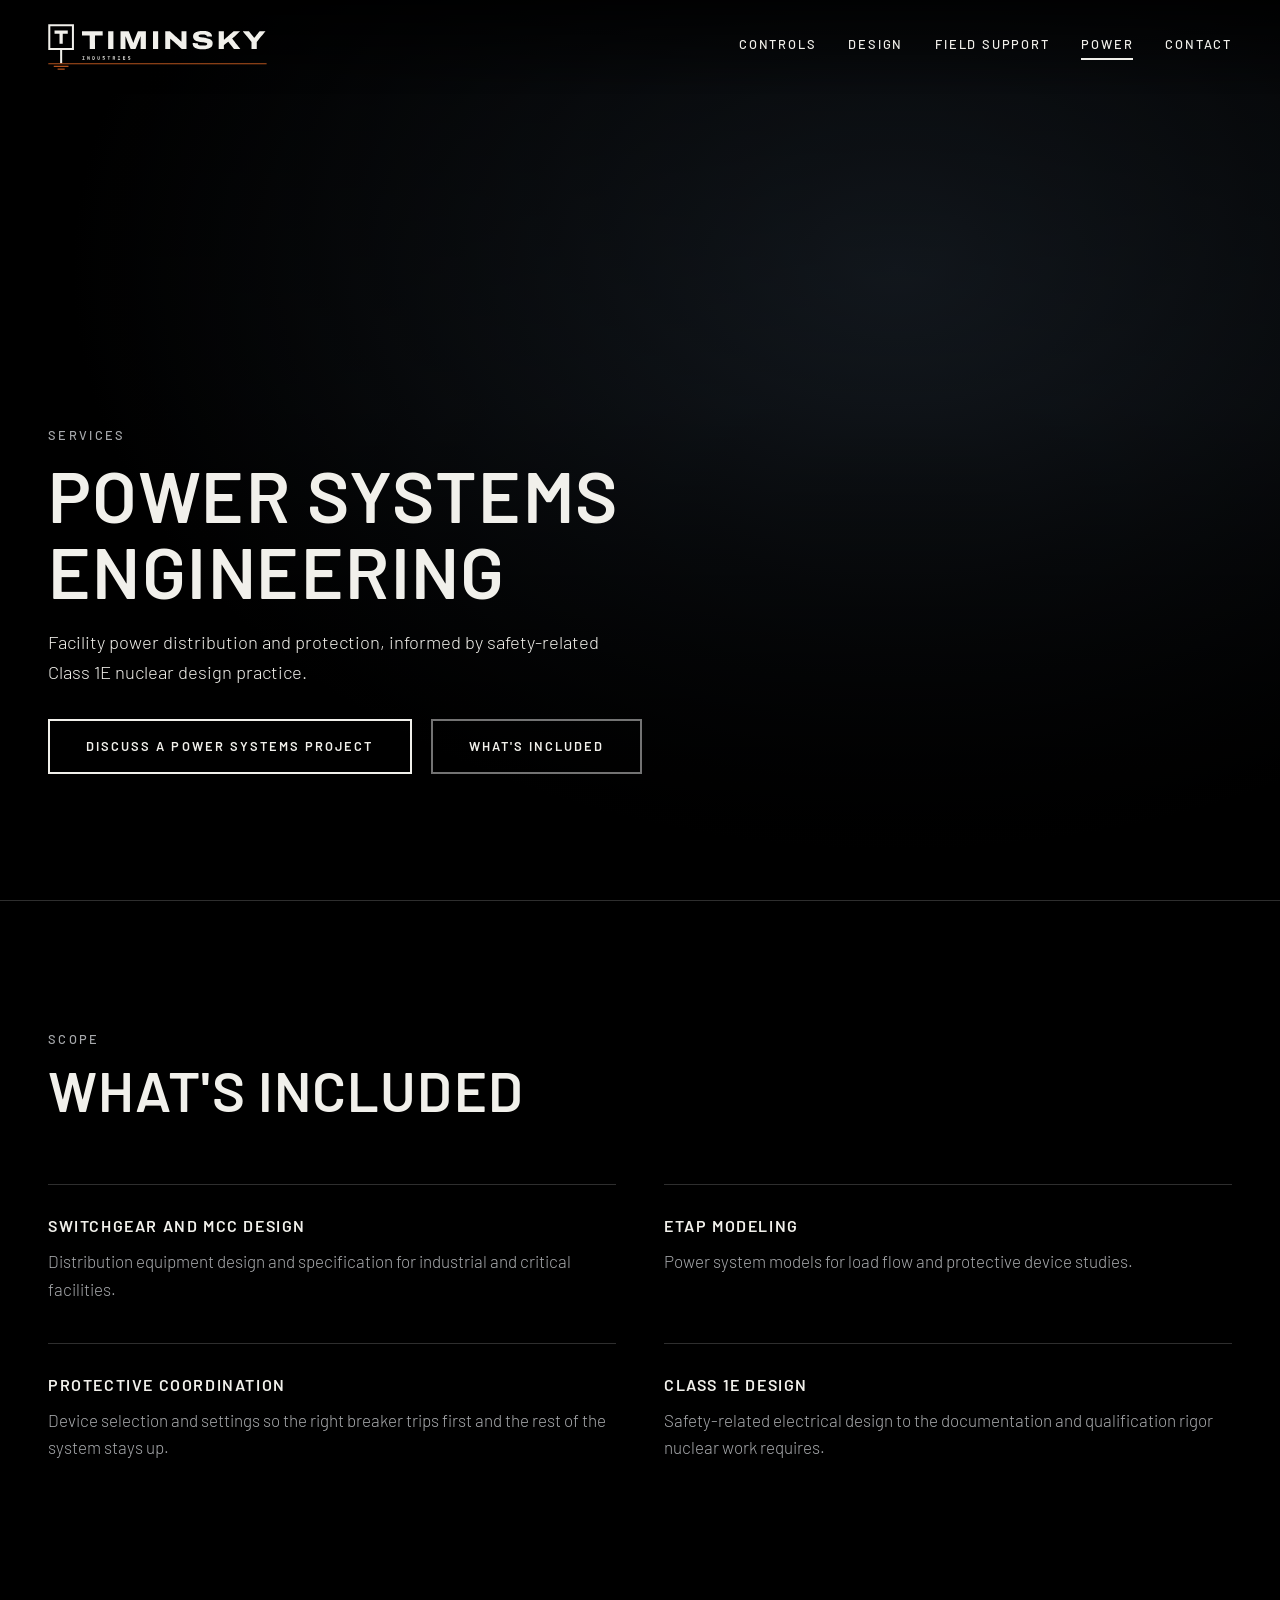
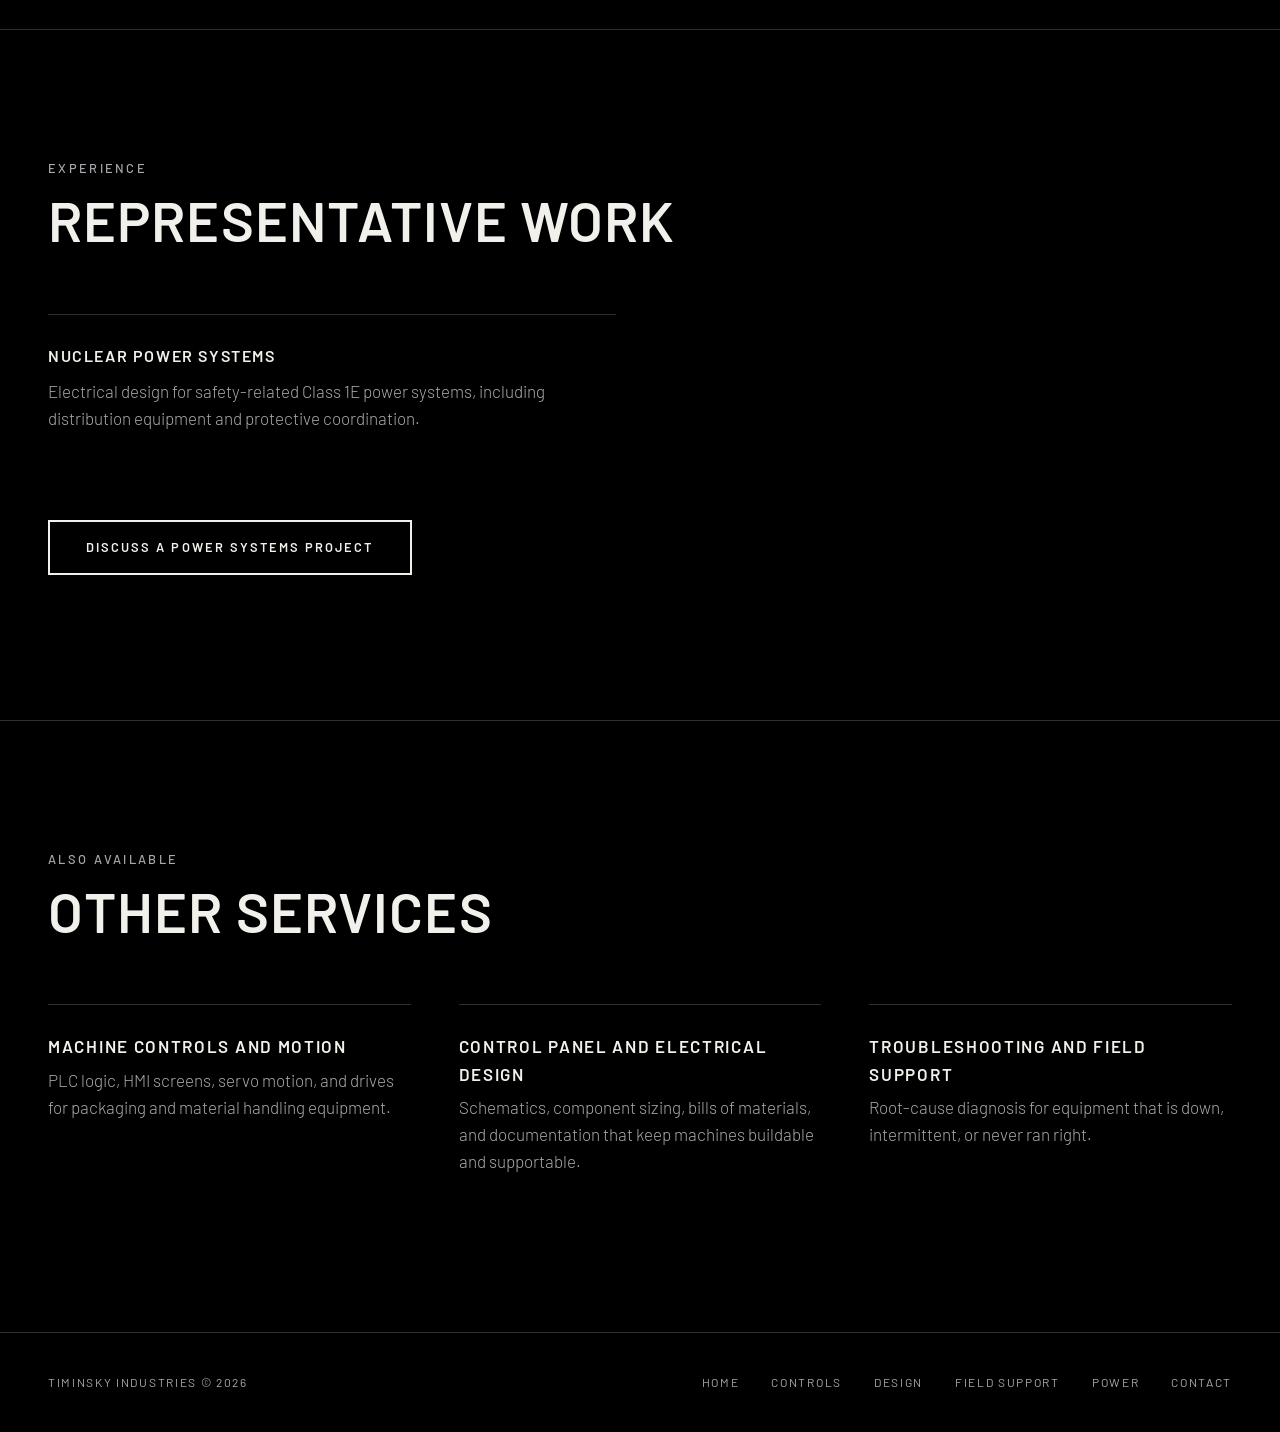
<file: power-systems.html>
<!DOCTYPE html>
<html lang="en">
<head>
<meta charset="utf-8">
<meta name="viewport" content="width=device-width, initial-scale=1, viewport-fit=cover">
<title>Power systems engineering | Timinsky Industries</title>
<meta name="description" content="Facility power distribution and protection, informed by safety-related Class 1E nuclear design practice.">
<link rel="preconnect" href="https://fonts.googleapis.com">
<link rel="preconnect" href="https://fonts.gstatic.com" crossorigin>
<link href="https://fonts.googleapis.com/css2?family=Barlow:wght@300;400;500;600&display=swap" rel="stylesheet">
<link rel="icon" href="favicon.svg" type="image/svg+xml">
<link rel="icon" href="favicon-32.png" type="image/png" sizes="32x32">
<link rel="apple-touch-icon" href="apple-touch-icon.png">
<link rel="stylesheet" href="styles.css">
</head>
<body>

<header class="site-header">
  <a class="wordmark" href="index.html"><img src="logo-dark.svg" alt="Timinsky Industries" width="3123" height="657"></a>
  <nav class="site-nav" aria-label="Main">
    <a href="controls.html">Controls</a><a href="electrical-design.html">Design</a><a href="field-support.html">Field support</a><a href="power-systems.html" aria-current="page">Power</a>
    <a href="index.html#contact">Contact</a>
  </nav>
  <button class="menu-toggle" aria-label="Open menu" aria-expanded="false" aria-controls="menu">
    <span></span><span></span><span></span>
  </button>
</header>

<nav class="menu" id="menu" aria-label="Menu">
  <button class="menu-close" aria-label="Close menu">&times;</button>
  <a href="index.html">Home</a>
  <a href="controls.html">Machine controls and motion</a><a href="electrical-design.html">Control panel and electrical design</a><a href="field-support.html">Troubleshooting and field support</a><a href="power-systems.html">Power systems engineering</a>
  <a href="index.html#contact">Contact</a>
</nav>

<main>

  <section class="panel hero" style="--img: url('https://images.unsplash.com/photo-1738918937796-743064feefa1?fm=jpg&amp;q=70&amp;w=2000&amp;auto=format&amp;fit=crop');">
    <div class="panel-content">
      <p class="label">Services</p>
      <h1>Power systems engineering</h1>
      <p class="body">Facility power distribution and protection, informed by safety-related Class 1E nuclear design practice.</p>
      <a class="btn" href="mailto:jordin@timinskyindustries.com?subject=Power%20systems%20project">Discuss a power systems project</a>
      <a class="btn ghost" href="#included">What's included</a>
    </div>
  </section>

  <section class="section" id="included">
    <div class="section-head"><p class="label">Scope</p><h2>What's included</h2></div>
    <div class="grid two"><div class="item"><h3>Switchgear and MCC design</h3><p>Distribution equipment design and specification for industrial and critical facilities.</p></div><div class="item"><h3>ETAP modeling</h3><p>Power system models for load flow and protective device studies.</p></div><div class="item"><h3>Protective coordination</h3><p>Device selection and settings so the right breaker trips first and the rest of the system stays up.</p></div><div class="item"><h3>Class 1E design</h3><p>Safety-related electrical design to the documentation and qualification rigor nuclear work requires.</p></div></div>
  </section>

  <section class="section">
    <div class="section-head"><p class="label">Experience</p><h2>Representative work</h2></div>
    <div class="grid two"><div class="item"><h3>Nuclear power systems</h3><p>Electrical design for safety-related Class 1E power systems, including distribution equipment and protective coordination.</p></div></div>
    <p style="margin-top:3rem"><a class="btn" href="mailto:jordin@timinskyindustries.com?subject=Power%20systems%20project">Discuss a power systems project</a></p>
  </section>

  <section class="section">
    <div class="section-head"><p class="label">Also available</p><h2>Other services</h2></div>
    <div class="others"><a href="controls.html">Machine controls and motion<span>PLC logic, HMI screens, servo motion, and drives for packaging and material handling equipment.</span></a><a href="electrical-design.html">Control panel and electrical design<span>Schematics, component sizing, bills of materials, and documentation that keep machines buildable and supportable.</span></a><a href="field-support.html">Troubleshooting and field support<span>Root-cause diagnosis for equipment that is down, intermittent, or never ran right.</span></a></div>
  </section>

</main>

<footer>
  <span>Timinsky Industries &copy; 2026</span>
  <nav aria-label="Footer">
    <a href="index.html">Home</a>
    <a href="controls.html">Controls</a><a href="electrical-design.html">Design</a><a href="field-support.html">Field support</a><a href="power-systems.html">Power</a>
    <a href="mailto:jordin@timinskyindustries.com">Contact</a>
  </nav>
</footer>

<script src="script.js"></script>
</body>
</html>
</file>
<file: styles.css>
:root {
  --black: #000000;
  --white: #F1F0EB;  /* brand cream */
  --gray: #A7A9AC;
  --line: rgba(255,255,255,0.18);
  --font: "Barlow", "D-DIN", "Helvetica Neue", Arial, sans-serif;
  box-sizing: border-box;
}
*, *::before, *::after { box-sizing: inherit; }
html { scroll-behavior: smooth; }
body {
  margin: 0; background: var(--black); color: var(--white);
  font-family: var(--font); font-size: 1.0625rem; line-height: 1.6;
  -webkit-font-smoothing: antialiased;
}
a { color: inherit; }
a:focus-visible, button:focus-visible { outline: 2px solid var(--white); outline-offset: 4px; }

/* Header */
.site-header {
  position: fixed; top: 0; left: 0; right: 0; z-index: 20;
  padding: calc(1.5rem + env(safe-area-inset-top, 0px)) 3rem 1.5rem;
  display: flex; align-items: center; justify-content: space-between; gap: 2rem;
  background: linear-gradient(to bottom, rgba(0,0,0,0.8), rgba(0,0,0,0));
}
.wordmark { display: block; line-height: 0; flex-shrink: 0; }
.wordmark img { display: block; height: 46px; width: auto; }
.site-nav { display: flex; gap: 2rem; margin-left: auto; }
.site-nav a {
  text-decoration: none; font-weight: 500; font-size: 0.8rem;
  letter-spacing: 0.14em; text-transform: uppercase; padding-bottom: 4px;
  border-bottom: 2px solid transparent;
}
.site-nav a:hover { color: var(--gray); }
.site-nav a[aria-current="page"] { border-bottom-color: var(--white); }
.menu-toggle {
  background: none; border: 0; color: var(--white); cursor: pointer;
  display: none; flex-direction: column; gap: 6px; padding: 6px 0;
}
.menu-toggle span { display: block; width: 24px; height: 2px; background: var(--white); }

/* Slide-out menu (mobile) */
.menu {
  position: fixed; top: 0; right: 0; bottom: 0; z-index: 30;
  width: min(22rem, 100%); background: var(--black);
  border-left: 1px solid var(--line);
  padding: calc(5.5rem + env(safe-area-inset-top, 0px)) 2.5rem 2.5rem;
  transform: translateX(100%); transition: transform 0.35s ease; visibility: hidden;
}
.menu.open { transform: translateX(0); visibility: visible; }
.menu a {
  display: block; text-decoration: none; text-transform: uppercase;
  letter-spacing: 0.12em; font-weight: 500; font-size: 1rem;
  padding: 1rem 0; border-bottom: 1px solid var(--line);
}
.menu-close {
  position: absolute; top: calc(1.5rem + env(safe-area-inset-top, 0px)); right: 2rem;
  background: none; border: 0; color: var(--white); font-size: 2rem; line-height: 1; cursor: pointer;
}

/* Full-screen panels */
.panel {
  position: relative; min-height: 100vh; min-height: 100svh;
  display: flex; align-items: flex-end; padding: 0 3rem 14vh;
  background-color: var(--black);
  background-image:
    linear-gradient(to top, rgba(0,0,0,0.88) 0%, rgba(0,0,0,0.3) 55%, rgba(0,0,0,0.5) 100%),
    var(--img, none),
    radial-gradient(ellipse at 70% 30%, #1B232C 0%, #000 65%);
  background-size: cover; background-position: center;
}
.panel.short { min-height: 80vh; min-height: 80svh; }
.panel-content { max-width: 40rem; }
.label {
  font-size: 0.8rem; font-weight: 500; letter-spacing: 0.18em;
  text-transform: uppercase; color: var(--gray); margin: 0 0 0.75rem;
}
h1, h2 { font-weight: 600; text-transform: uppercase; letter-spacing: 0.02em; line-height: 1.05; margin: 0 0 1.25rem; }
h1 { font-size: clamp(2.4rem, 6vw, 4.5rem); }
h2 { font-size: clamp(2rem, 4.8vw, 3.5rem); }
p.body { font-weight: 300; font-size: 1.15rem; margin: 0 0 2rem; max-width: 36rem; }

.btn {
  display: inline-block; text-decoration: none; border: 2px solid var(--white);
  padding: 0.95rem 2.25rem; font-size: 0.8rem; font-weight: 600;
  letter-spacing: 0.16em; text-transform: uppercase;
  transition: background-color 0.25s ease, color 0.25s ease;
}
.btn:hover { background: var(--white); color: var(--black); }
.btn + .btn { margin-left: 1rem; }
.btn.ghost { border-color: rgba(255,255,255,0.45); }

.hero .panel-content { animation: rise 1.1s ease-out 0.2s both; }
@keyframes rise { from { opacity: 0; transform: translateY(24px); } to { opacity: 1; transform: none; } }

/* Content sections */
.section { padding: 8rem 3rem; border-top: 1px solid var(--line); }
.section-head { max-width: 40rem; margin-bottom: 4rem; }
.section-head h2 { margin: 0; }
.intro-text {
  font-weight: 300; font-size: clamp(1.35rem, 2.6vw, 2rem); line-height: 1.4;
  max-width: 50rem; margin: 0;
}
.grid { display: grid; grid-template-columns: repeat(3, 1fr); gap: 0 3rem; }
.grid.two { grid-template-columns: repeat(2, 1fr); }
.item { border-top: 1px solid var(--line); padding: 1.75rem 0 2.5rem; }
.item h3 {
  font-size: 1rem; font-weight: 600; letter-spacing: 0.1em; text-transform: uppercase;
  margin: 0 0 0.6rem;
}
.item p { margin: 0; color: var(--gray); font-weight: 300; }

/* Other services */
.others { display: grid; grid-template-columns: repeat(3, 1fr); gap: 0 3rem; }
.others a {
  display: block; text-decoration: none; border-top: 1px solid var(--line);
  padding: 1.75rem 0; font-weight: 600; letter-spacing: 0.1em; text-transform: uppercase;
}
.others a span { display: block; color: var(--gray); font-weight: 300; letter-spacing: 0; text-transform: none; margin-top: 0.4rem; }
.others a:hover { color: var(--gray); }

/* Credentials strip */
.credentials {
  display: grid; grid-template-columns: repeat(3, 1fr); gap: 3rem;
  padding: 4rem 3rem; border-top: 1px solid var(--line);
}
.credentials strong {
  display: block; font-weight: 600; font-size: 0.95rem; letter-spacing: 0.1em;
  text-transform: uppercase; margin-bottom: 0.35rem;
}
.credentials span { color: var(--gray); font-weight: 300; }

/* Footer */
footer {
  display: flex; flex-wrap: wrap; justify-content: space-between; gap: 1.5rem;
  padding: 2.5rem 3rem calc(2.5rem + env(safe-area-inset-bottom, 0px));
  border-top: 1px solid var(--line);
  font-size: 0.75rem; letter-spacing: 0.14em; text-transform: uppercase; color: var(--gray);
}
footer nav { display: flex; gap: 2rem; flex-wrap: wrap; }
footer a { text-decoration: none; }
footer a:hover { color: var(--white); }

@media (max-width: 1000px) {
  .site-nav { display: none; }
  .menu-toggle { display: flex; }
}
@media (max-width: 900px) {
  .grid, .grid.two, .others, .credentials { grid-template-columns: 1fr; }
  .credentials { gap: 2rem; }
}
@media (max-width: 560px) {
  .site-header { padding-left: 1.5rem; padding-right: 1.5rem; }
  .wordmark img { height: 34px; }
  .panel { padding: 0 1.5rem 12vh; }
  .section { padding: 5.5rem 1.5rem; }
  .credentials, footer { padding-left: 1.5rem; padding-right: 1.5rem; }
  .btn + .btn { margin: 1rem 0 0; }
}
@media (prefers-reduced-motion: reduce) {
  html { scroll-behavior: auto; }
  .hero .panel-content { animation: none; }
  .menu { transition: none; }
}
</file>
